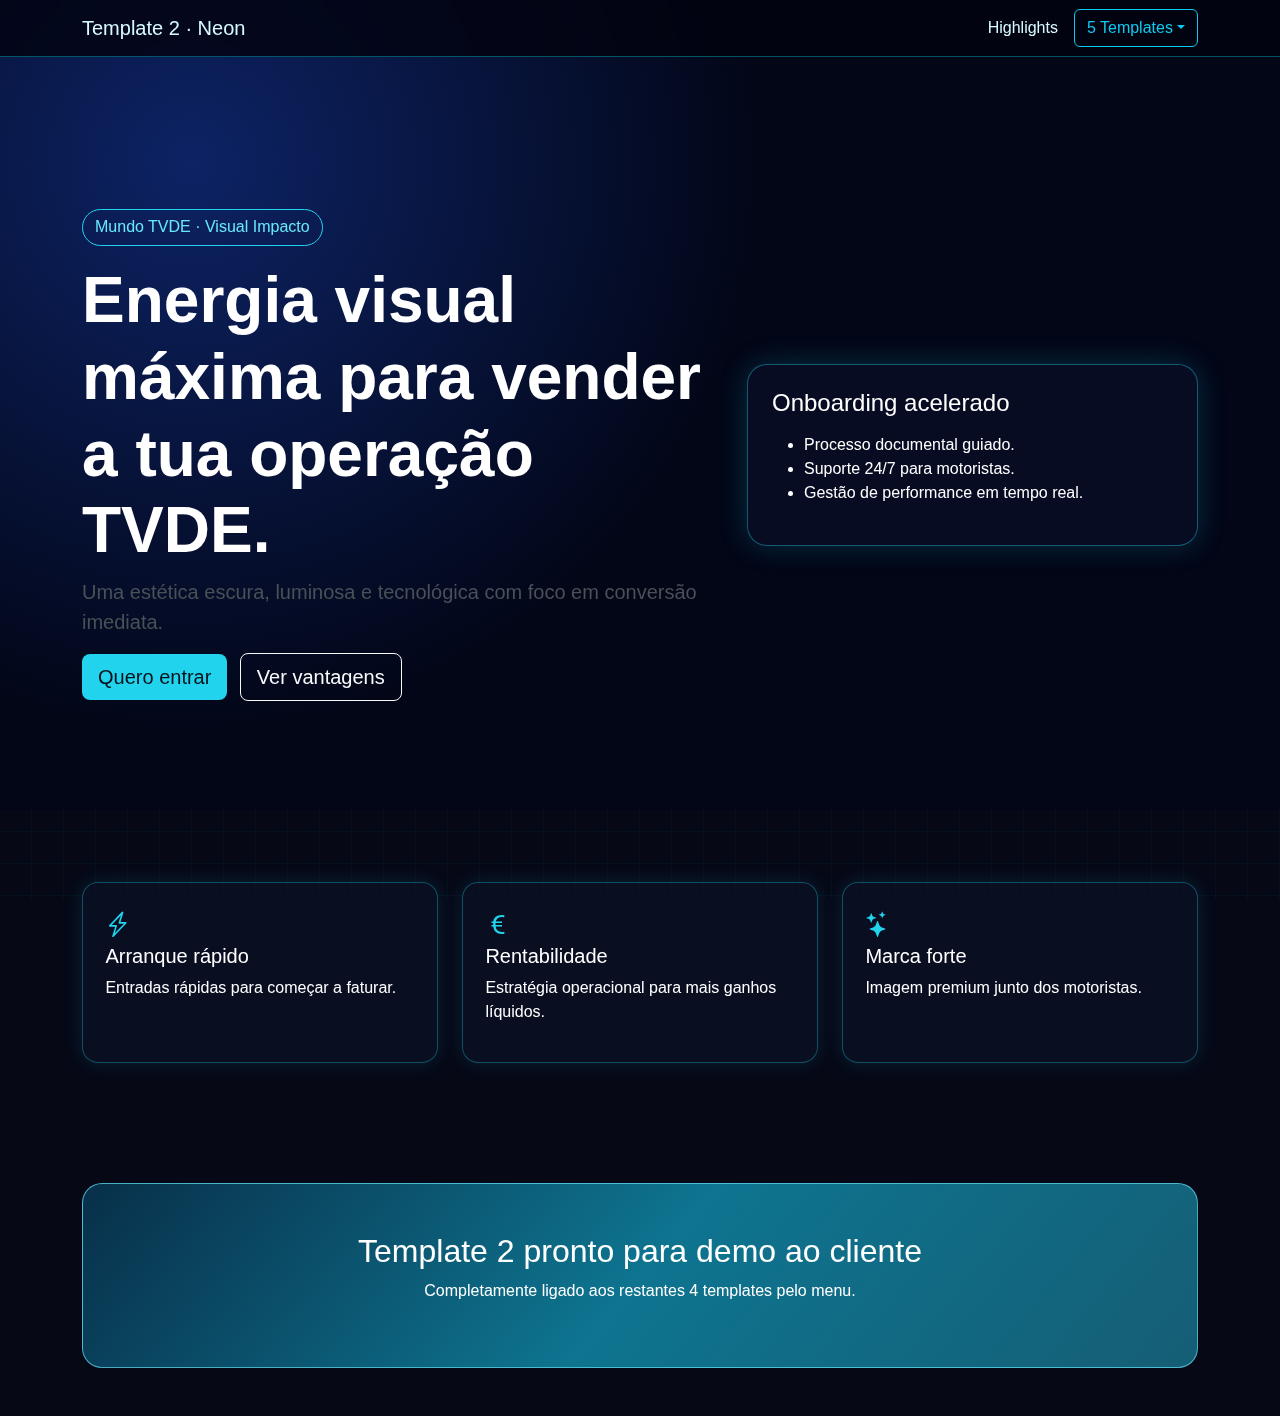
<file: template2.html>
<!doctype html>
<html lang="pt-PT">
<head>
  <meta charset="UTF-8" />
  <meta name="viewport" content="width=device-width, initial-scale=1.0" />
  <title>Mundo TVDE | Template 2 - Neon</title>
  <link href="https://cdn.jsdelivr.net/npm/bootstrap@5.3.3/dist/css/bootstrap.min.css" rel="stylesheet" />
  <link rel="stylesheet" href="https://cdn.jsdelivr.net/npm/bootstrap-icons@1.11.3/font/bootstrap-icons.min.css" />
  <link rel="stylesheet" href="template2.css" />
</head>
<body>
  <div class="bg-grid"></div>
  <nav class="navbar navbar-expand-lg fixed-top nav-neon">
    <div class="container"><a class="navbar-brand" href="template2.html">Template 2 · Neon</a>
      <button class="navbar-toggler" data-bs-toggle="collapse" data-bs-target="#n2"><i class="bi bi-list"></i></button>
      <div id="n2" class="collapse navbar-collapse"><ul class="navbar-nav ms-auto align-items-lg-center gap-2"><li class="nav-item"><a class="nav-link" href="#highlights">Highlights</a></li><li class="nav-item dropdown"><a class="btn btn-outline-info dropdown-toggle" data-bs-toggle="dropdown">5 Templates</a><ul class="dropdown-menu dropdown-menu-dark dropdown-menu-end"><li><a class="dropdown-item" href="index.html">Template 1</a></li><li><a class="dropdown-item active" href="template2.html">Template 2</a></li><li><a class="dropdown-item" href="template3.html">Template 3</a></li><li><a class="dropdown-item" href="template4.html">Template 4</a></li><li><a class="dropdown-item" href="template5.html">Template 5</a></li></ul></li></ul></div>
    </div>
  </nav>

  <header class="hero-neon">
    <div class="container py-5">
      <div class="row align-items-center gy-4">
        <div class="col-lg-7">
          <p class="chip">Mundo TVDE · Visual Impacto</p>
          <h1 class="display-3 fw-bold">Energia visual máxima para vender a tua operação TVDE.</h1>
          <p class="lead text-light-emphasis">Uma estética escura, luminosa e tecnológica com foco em conversão imediata.</p>
          <a href="#contacto" class="btn btn-cyan btn-lg me-2">Quero entrar</a>
          <a href="#highlights" class="btn btn-outline-light btn-lg">Ver vantagens</a>
        </div>
        <div class="col-lg-5"><div class="glow-card"><h4 class="mb-3">Onboarding acelerado</h4><ul><li>Processo documental guiado.</li><li>Suporte 24/7 para motoristas.</li><li>Gestão de performance em tempo real.</li></ul></div></div>
      </div>
    </div>
  </header>

  <section id="highlights" class="py-5">
    <div class="container py-4">
      <div class="row g-4">
        <div class="col-md-4"><div class="neon-box"><i class="bi bi-lightning-charge"></i><h5>Arranque rápido</h5><p>Entradas rápidas para começar a faturar.</p></div></div>
        <div class="col-md-4"><div class="neon-box"><i class="bi bi-currency-euro"></i><h5>Rentabilidade</h5><p>Estratégia operacional para mais ganhos líquidos.</p></div></div>
        <div class="col-md-4"><div class="neon-box"><i class="bi bi-stars"></i><h5>Marca forte</h5><p>Imagem premium junto dos motoristas.</p></div></div>
      </div>
    </div>
  </section>

  <section id="contacto" class="py-5">
    <div class="container"><div class="cta-neon text-center p-5"><h2>Template 2 pronto para demo ao cliente</h2><p>Completamente ligado aos restantes 4 templates pelo menu.</p></div></div>
  </section>

  <script src="https://cdn.jsdelivr.net/npm/bootstrap@5.3.3/dist/js/bootstrap.bundle.min.js"></script>
</body>
</html>
</file>
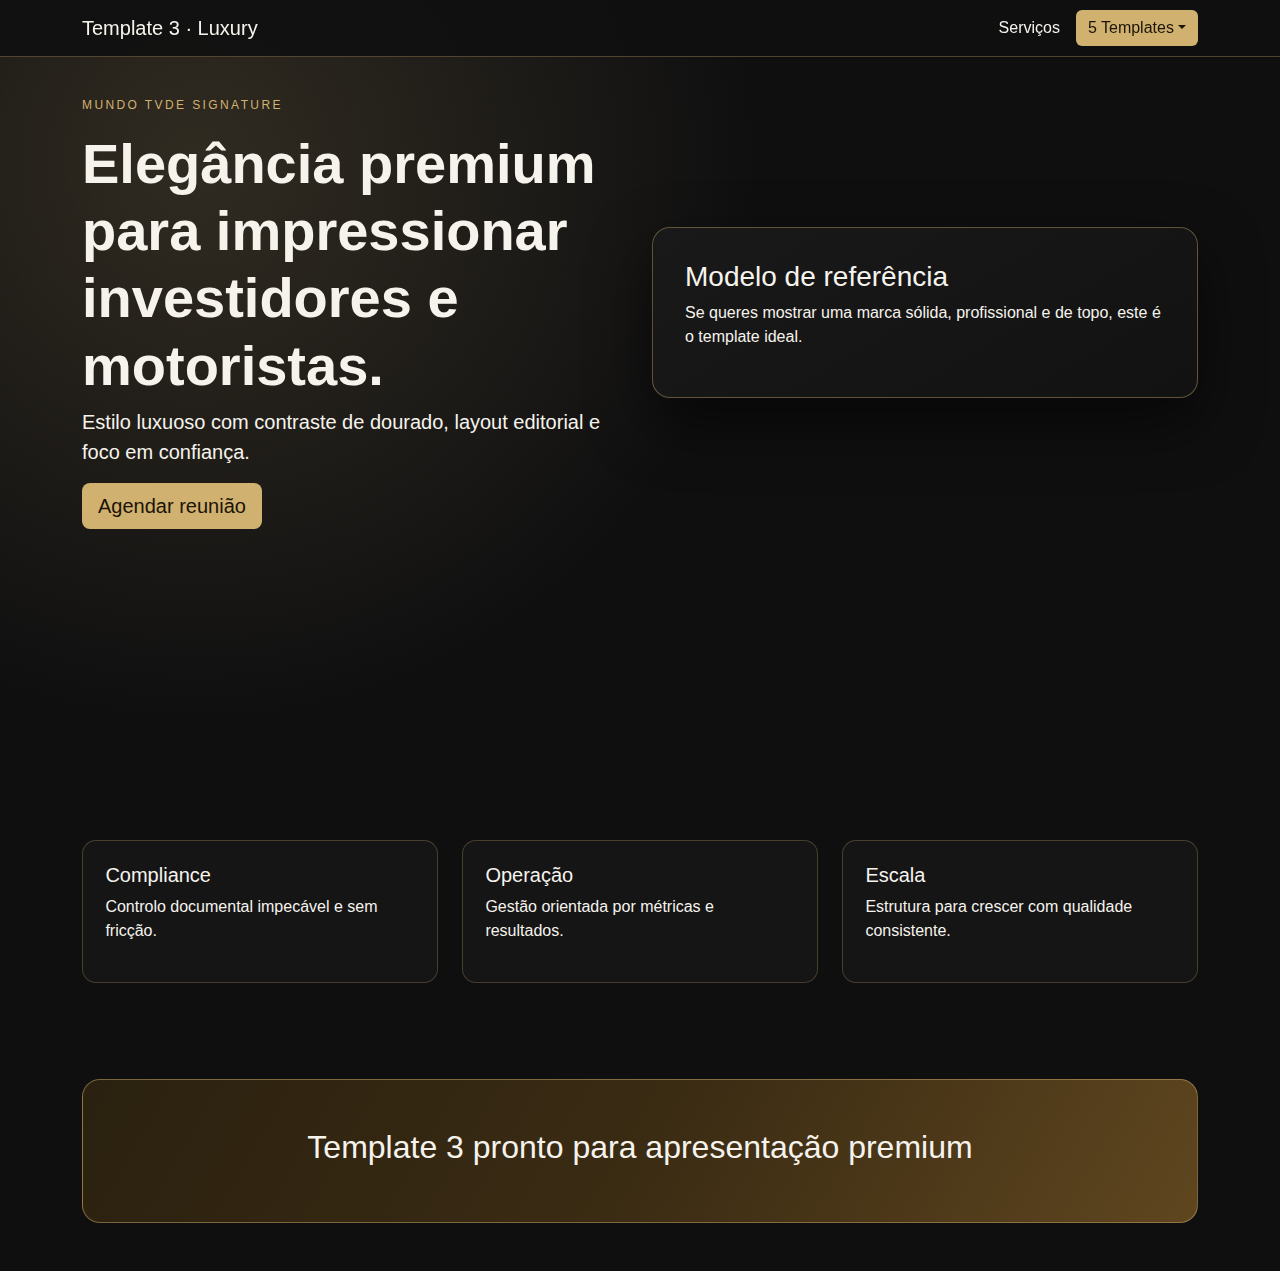
<file: template3.html>
<!doctype html>
<html lang="pt-PT">
<head>
  <meta charset="UTF-8" /><meta name="viewport" content="width=device-width, initial-scale=1.0" />
  <title>Mundo TVDE | Template 3 - Luxury</title>
  <link href="https://cdn.jsdelivr.net/npm/bootstrap@5.3.3/dist/css/bootstrap.min.css" rel="stylesheet" />
  <link rel="stylesheet" href="https://cdn.jsdelivr.net/npm/bootstrap-icons@1.11.3/font/bootstrap-icons.min.css" />
  <link rel="stylesheet" href="template3.css" />
</head>
<body>
  <nav class="navbar navbar-expand-lg fixed-top nav-lux"><div class="container"><a class="navbar-brand" href="template3.html">Template 3 · Luxury</a><button class="navbar-toggler" data-bs-toggle="collapse" data-bs-target="#n3"><i class="bi bi-list"></i></button><div id="n3" class="collapse navbar-collapse"><ul class="navbar-nav ms-auto gap-2 align-items-lg-center"><li class="nav-item"><a class="nav-link" href="#servicos">Serviços</a></li><li class="nav-item dropdown"><a class="btn btn-gold dropdown-toggle" data-bs-toggle="dropdown">5 Templates</a><ul class="dropdown-menu dropdown-menu-end"><li><a class="dropdown-item" href="index.html">Template 1</a></li><li><a class="dropdown-item" href="template2.html">Template 2</a></li><li><a class="dropdown-item active" href="template3.html">Template 3</a></li><li><a class="dropdown-item" href="template4.html">Template 4</a></li><li><a class="dropdown-item" href="template5.html">Template 5</a></li></ul></li></ul></div></div></nav>

  <header class="hero py-5">
    <div class="container pt-5">
      <div class="row align-items-center gy-4">
        <div class="col-lg-6"><p class="eyebrow">Mundo TVDE Signature</p><h1 class="display-4 fw-bold">Elegância premium para impressionar investidores e motoristas.</h1><p class="lead">Estilo luxuoso com contraste de dourado, layout editorial e foco em confiança.</p><a class="btn btn-gold btn-lg" href="#contacto">Agendar reunião</a></div>
        <div class="col-lg-6"><div class="panel"><h3>Modelo de referência</h3><p>Se queres mostrar uma marca sólida, profissional e de topo, este é o template ideal.</p></div></div>
      </div>
    </div>
  </header>

  <section id="servicos" class="py-5"><div class="container"><div class="row g-4"><div class="col-md-4"><article class="card-lux"><h5>Compliance</h5><p>Controlo documental impecável e sem fricção.</p></article></div><div class="col-md-4"><article class="card-lux"><h5>Operação</h5><p>Gestão orientada por métricas e resultados.</p></article></div><div class="col-md-4"><article class="card-lux"><h5>Escala</h5><p>Estrutura para crescer com qualidade consistente.</p></article></div></div></div></section>

  <section id="contacto" class="py-5"><div class="container"><div class="cta p-5 text-center"><h2>Template 3 pronto para apresentação premium</h2></div></div></section>
  <script src="https://cdn.jsdelivr.net/npm/bootstrap@5.3.3/dist/js/bootstrap.bundle.min.js"></script>
</body></html>
</file>
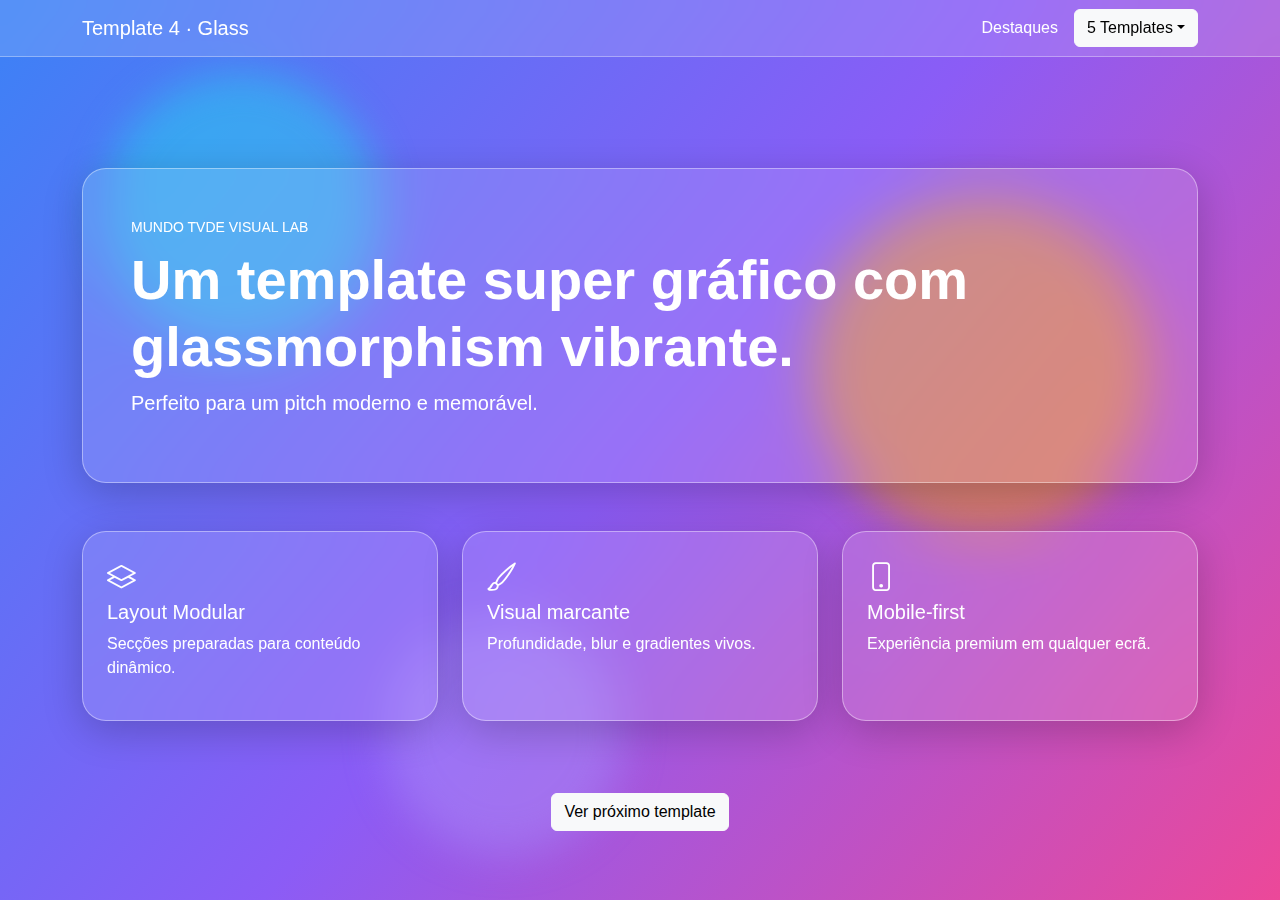
<file: template4.html>
<!doctype html>
<html lang="pt-PT"><head><meta charset="UTF-8" /><meta name="viewport" content="width=device-width, initial-scale=1.0" />
<title>Mundo TVDE | Template 4 - Glass</title>
<link href="https://cdn.jsdelivr.net/npm/bootstrap@5.3.3/dist/css/bootstrap.min.css" rel="stylesheet" />
<link rel="stylesheet" href="https://cdn.jsdelivr.net/npm/bootstrap-icons@1.11.3/font/bootstrap-icons.min.css" />
<link rel="stylesheet" href="template4.css" /></head>
<body>
<div class="blob b1"></div><div class="blob b2"></div><div class="blob b3"></div>
<nav class="navbar navbar-expand-lg fixed-top nav-glass"><div class="container"><a class="navbar-brand" href="template4.html">Template 4 · Glass</a><button class="navbar-toggler" data-bs-toggle="collapse" data-bs-target="#n4"><i class="bi bi-list"></i></button><div class="collapse navbar-collapse" id="n4"><ul class="navbar-nav ms-auto align-items-lg-center gap-2"><li class="nav-item"><a class="nav-link" href="#cards">Destaques</a></li><li class="nav-item dropdown"><a class="btn btn-light dropdown-toggle" data-bs-toggle="dropdown">5 Templates</a><ul class="dropdown-menu dropdown-menu-end"><li><a class="dropdown-item" href="index.html">Template 1</a></li><li><a class="dropdown-item" href="template2.html">Template 2</a></li><li><a class="dropdown-item" href="template3.html">Template 3</a></li><li><a class="dropdown-item active" href="template4.html">Template 4</a></li><li><a class="dropdown-item" href="template5.html">Template 5</a></li></ul></li></ul></div></div></nav>
<header class="hero"><div class="container pt-5"><div class="glass p-5"><p class="small text-uppercase mb-2">Mundo TVDE Visual Lab</p><h1 class="display-4 fw-bold">Um template super gráfico com glassmorphism vibrante.</h1><p class="lead">Perfeito para um pitch moderno e memorável.</p></div></div></header>
<section id="cards" class="py-5"><div class="container"><div class="row g-4"><div class="col-md-4"><div class="glass cardx"><i class="bi bi-layers"></i><h5>Layout Modular</h5><p>Secções preparadas para conteúdo dinâmico.</p></div></div><div class="col-md-4"><div class="glass cardx"><i class="bi bi-brush"></i><h5>Visual marcante</h5><p>Profundidade, blur e gradientes vivos.</p></div></div><div class="col-md-4"><div class="glass cardx"><i class="bi bi-phone"></i><h5>Mobile-first</h5><p>Experiência premium em qualquer ecrã.</p></div></div></div></div></section>
<footer class="py-4 text-center"><a class="btn btn-light" href="template5.html">Ver próximo template</a></footer>
<script src="https://cdn.jsdelivr.net/npm/bootstrap@5.3.3/dist/js/bootstrap.bundle.min.js"></script>
</body></html>
</file>
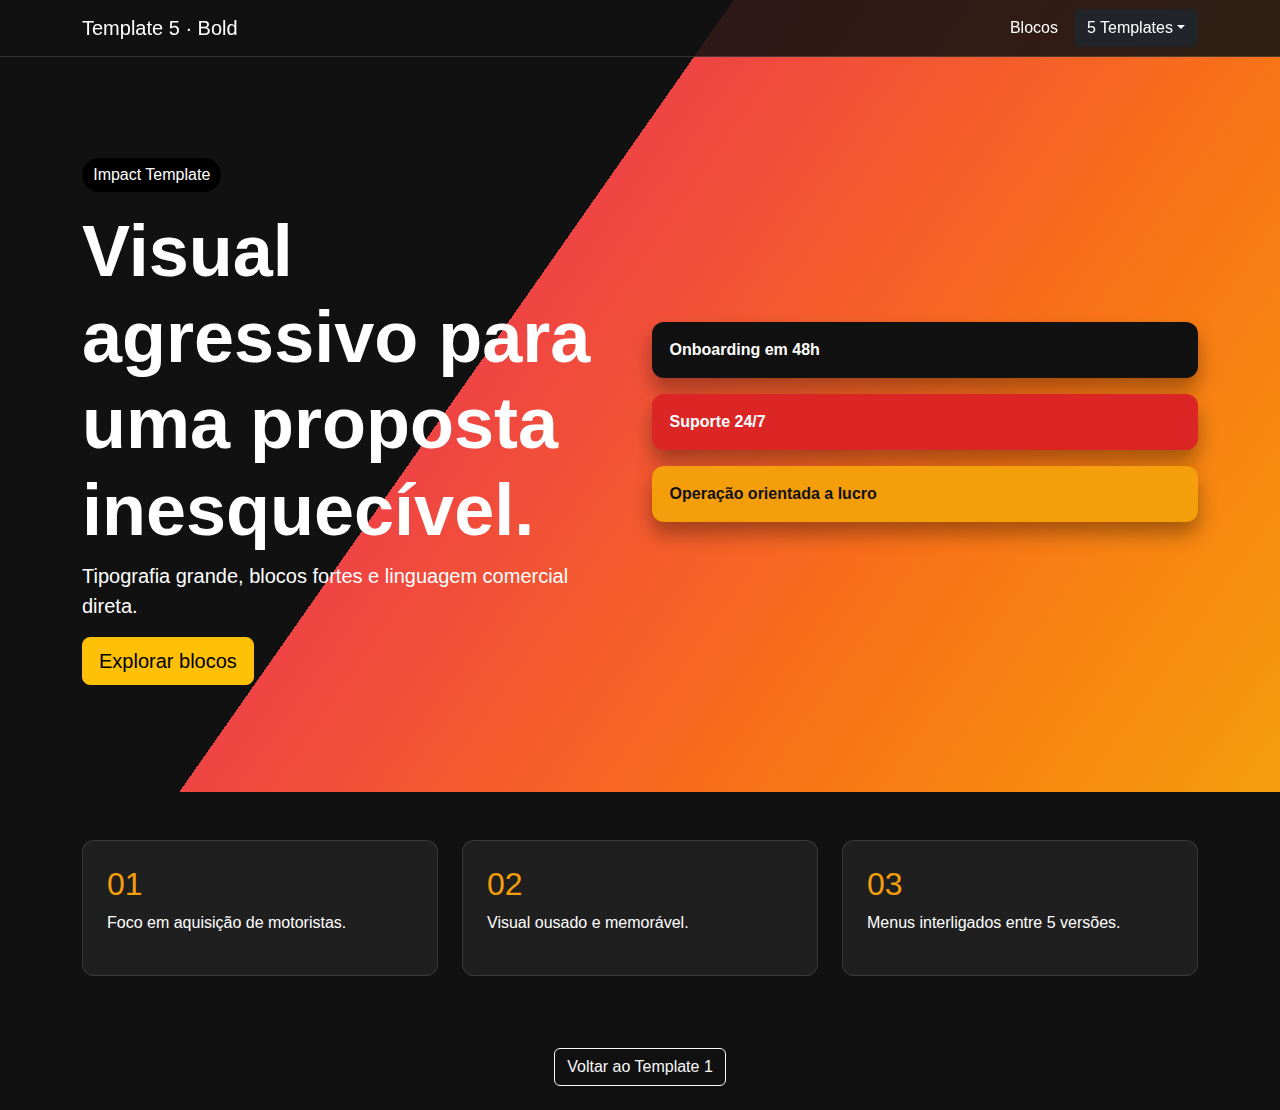
<file: template5.html>
<!doctype html>
<html lang="pt-PT"><head><meta charset="UTF-8" /><meta name="viewport" content="width=device-width, initial-scale=1.0" />
<title>Mundo TVDE | Template 5 - Bold</title>
<link href="https://cdn.jsdelivr.net/npm/bootstrap@5.3.3/dist/css/bootstrap.min.css" rel="stylesheet" />
<link rel="stylesheet" href="https://cdn.jsdelivr.net/npm/bootstrap-icons@1.11.3/font/bootstrap-icons.min.css" />
<link rel="stylesheet" href="template5.css" /></head>
<body>
<nav class="navbar navbar-expand-lg fixed-top nav-bold"><div class="container"><a class="navbar-brand" href="template5.html">Template 5 · Bold</a><button class="navbar-toggler" data-bs-toggle="collapse" data-bs-target="#n5"><i class="bi bi-list"></i></button><div id="n5" class="collapse navbar-collapse"><ul class="navbar-nav ms-auto align-items-lg-center gap-2"><li class="nav-item"><a class="nav-link" href="#blocks">Blocos</a></li><li class="nav-item dropdown"><a class="btn btn-dark dropdown-toggle" data-bs-toggle="dropdown">5 Templates</a><ul class="dropdown-menu dropdown-menu-end"><li><a class="dropdown-item" href="index.html">Template 1</a></li><li><a class="dropdown-item" href="template2.html">Template 2</a></li><li><a class="dropdown-item" href="template3.html">Template 3</a></li><li><a class="dropdown-item" href="template4.html">Template 4</a></li><li><a class="dropdown-item active" href="template5.html">Template 5</a></li></ul></li></ul></div></div></nav>
<header class="hero-b"><div class="container pt-5"><div class="row g-4 align-items-center"><div class="col-lg-6"><p class="tag">Impact Template</p><h1 class="display-2 fw-black">Visual agressivo para uma proposta inesquecível.</h1><p class="lead">Tipografia grande, blocos fortes e linguagem comercial direta.</p><a href="#blocks" class="btn btn-warning btn-lg">Explorar blocos</a></div><div class="col-lg-6"><div class="stack"><div class="slab s1">Onboarding em 48h</div><div class="slab s2">Suporte 24/7</div><div class="slab s3">Operação orientada a lucro</div></div></div></div></div></header>
<section id="blocks" class="py-5"><div class="container"><div class="row g-4"><div class="col-md-4"><div class="blk"><h4>01</h4><p>Foco em aquisição de motoristas.</p></div></div><div class="col-md-4"><div class="blk"><h4>02</h4><p>Visual ousado e memorável.</p></div></div><div class="col-md-4"><div class="blk"><h4>03</h4><p>Menus interligados entre 5 versões.</p></div></div></div></div></section>
<footer class="py-4 text-center"><a href="index.html" class="btn btn-outline-light">Voltar ao Template 1</a></footer>
<script src="https://cdn.jsdelivr.net/npm/bootstrap@5.3.3/dist/js/bootstrap.bundle.min.js"></script>
</body></html>
</file>
<file: template2.css>
body{background:#060816;color:#fff;font-family:Inter,Segoe UI,sans-serif;overflow-x:hidden}
.bg-grid{position:fixed;inset:0;background:linear-gradient(transparent 31px,#00f5ff12 32px),linear-gradient(90deg,transparent 31px,#00f5ff12 32px);background-size:32px 32px;z-index:-2}
.nav-neon{background:#02030fcc;backdrop-filter:blur(8px);border-bottom:1px solid #00f5ff55}.navbar-brand,.nav-link{color:#d7faff!important}
.hero-neon{padding-top:100px;min-height:90vh;display:flex;align-items:center;background:radial-gradient(circle at 15% 20%,#1d4ed866,#020617 45%),radial-gradient(circle at 85% 70%,#0ea5e966,#020617 35%)}
.chip{display:inline-block;border:1px solid #22d3ee;padding:.35rem .75rem;border-radius:999px;color:#67e8f9}
.glow-card{border:1px solid #22d3ee66;background:#0b112999;box-shadow:0 0 30px #22d3ee33;border-radius:20px;padding:1.5rem}
.btn-cyan{background:#22d3ee;color:#03111a;border:none}.btn-cyan:hover{background:#67e8f9}
.neon-box{height:100%;border:1px solid #22d3ee55;border-radius:16px;padding:1.4rem;background:#0b122a99;box-shadow:0 0 20px #22d3ee22;transition:.3s}
.neon-box:hover{transform:translateY(-6px);box-shadow:0 0 30px #22d3ee66}.neon-box i{font-size:1.6rem;color:#22d3ee}
.cta-neon{border-radius:20px;background:linear-gradient(130deg,#082f49,#0e7490,#155e75);border:1px solid #67e8f9aa}
.dropdown-menu{border:1px solid #22d3ee55}
</file>
<file: template3.css>
body{font-family:Inter,Segoe UI,sans-serif;background:#0f0f10;color:#f6f3ed}
.nav-lux{background:#0f0f10dd;border-bottom:1px solid #d1b16f55}.navbar-brand,.nav-link{color:#f6f3ed!important}
.hero{min-height:88vh;background:radial-gradient(circle at 15% 20%,#d1b16f2a 0,#0f0f10 45%),linear-gradient(130deg,#0f0f10,#1a1a1b)}
.eyebrow{color:#d1b16f;letter-spacing:.2em;text-transform:uppercase;font-size:.75rem}
.btn-gold{background:#d1b16f;color:#1b1407;border:none}.btn-gold:hover{background:#e6c889}
.panel{padding:2rem;border:1px solid #d1b16f66;border-radius:18px;background:linear-gradient(150deg,#191919,#121212);box-shadow:0 24px 60px #0008}
.card-lux{height:100%;padding:1.4rem;border-radius:14px;border:1px solid #d1b16f44;background:#151516;transition:.3s}.card-lux:hover{transform:translateY(-5px);border-color:#d1b16faa}
.cta{border-radius:18px;background:linear-gradient(120deg,#2b2110,#3a2b13,#5f461f);border:1px solid #d1b16f77}
.dropdown-menu{background:#161617;border:1px solid #d1b16f66}.dropdown-item{color:#f3ead5}.dropdown-item.active{background:#d1b16f;color:#21170a}
</file>
<file: template4.css>
body{margin:0;min-height:100vh;background:linear-gradient(130deg,#3b82f6,#8b5cf6,#ec4899);font-family:Inter,Segoe UI,sans-serif;color:#fff;overflow-x:hidden}
.blob{position:fixed;border-radius:50%;filter:blur(20px);opacity:.5;z-index:-1}.b1{width:280px;height:280px;background:#22d3ee;top:8%;left:8%}.b2{width:340px;height:340px;background:#f59e0b;right:10%;top:22%}.b3{width:240px;height:240px;background:#a78bfa;left:30%;bottom:5%}
.nav-glass{background:#ffffff22;backdrop-filter:blur(12px);border-bottom:1px solid #ffffff55}.navbar-brand,.nav-link{color:#fff!important}
.hero{padding-top:120px}.glass{background:#ffffff20;border:1px solid #ffffff66;border-radius:24px;backdrop-filter:blur(18px);box-shadow:0 10px 40px #0003}
.cardx{height:100%;padding:1.5rem}.cardx i{font-size:1.8rem}
.dropdown-menu{background:#ffffffee}
</file>
<file: template5.css>
body{font-family:Inter,Segoe UI,sans-serif;background:#111;color:#fff}
.nav-bold{background:#111111dd;border-bottom:1px solid #ffffff24}.navbar-brand,.nav-link{color:#fff!important}
.hero-b{padding-top:110px;min-height:88vh;background:linear-gradient(125deg,#111 40%,#ef4444 40%,#f97316 72%,#f59e0b)}
.fw-black{font-weight:900}.tag{display:inline-block;background:#000;padding:.3rem .7rem;border-radius:999px}
.stack{display:grid;gap:1rem}.slab{padding:1rem 1.1rem;border-radius:12px;font-weight:700;box-shadow:0 12px 20px #0005}.s1{background:#111}.s2{background:#dc2626}.s3{background:#f59e0b;color:#111}
.blk{height:100%;padding:1.5rem;border-radius:12px;background:#1f1f1f;border:1px solid #ffffff1f}.blk h4{font-size:2rem;color:#f59e0b}
.dropdown-menu{background:#161616;border:1px solid #ffffff26}.dropdown-item{color:#fff}.dropdown-item.active{background:#f59e0b;color:#111}
</file>
